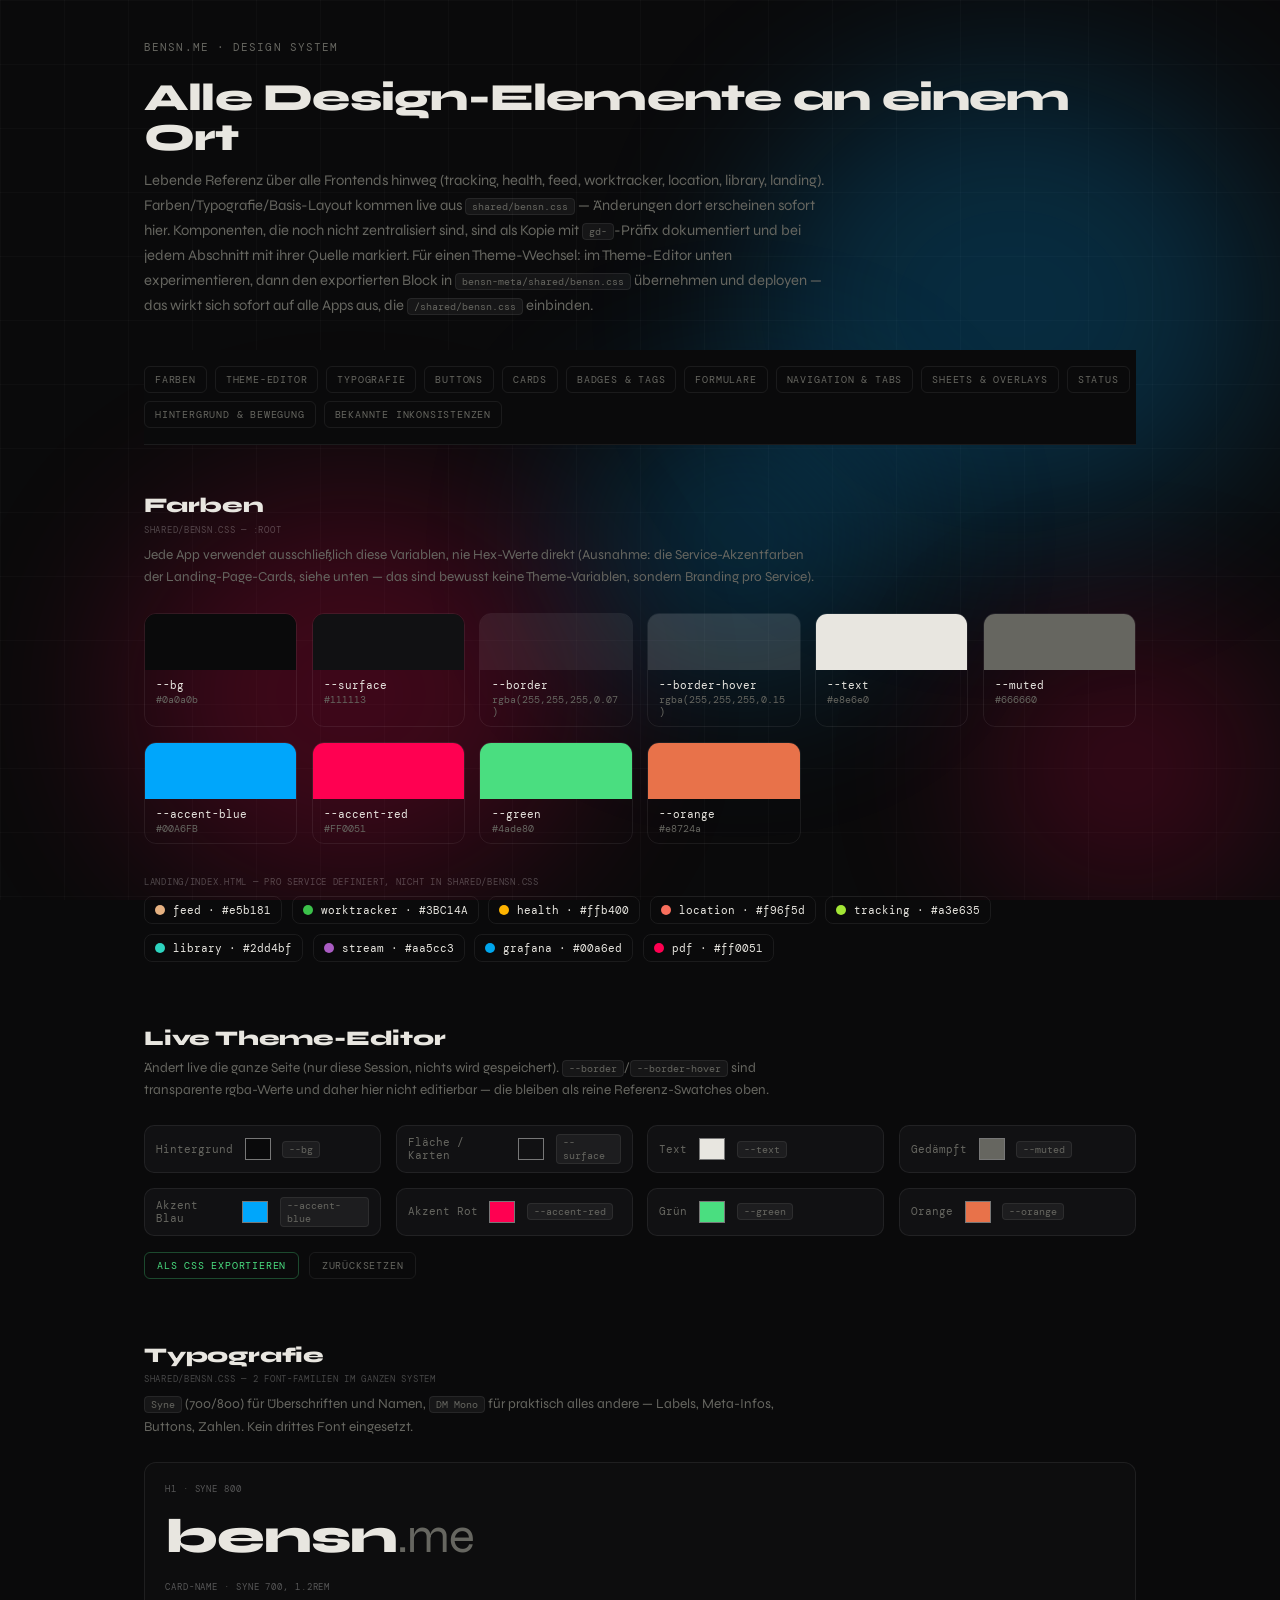
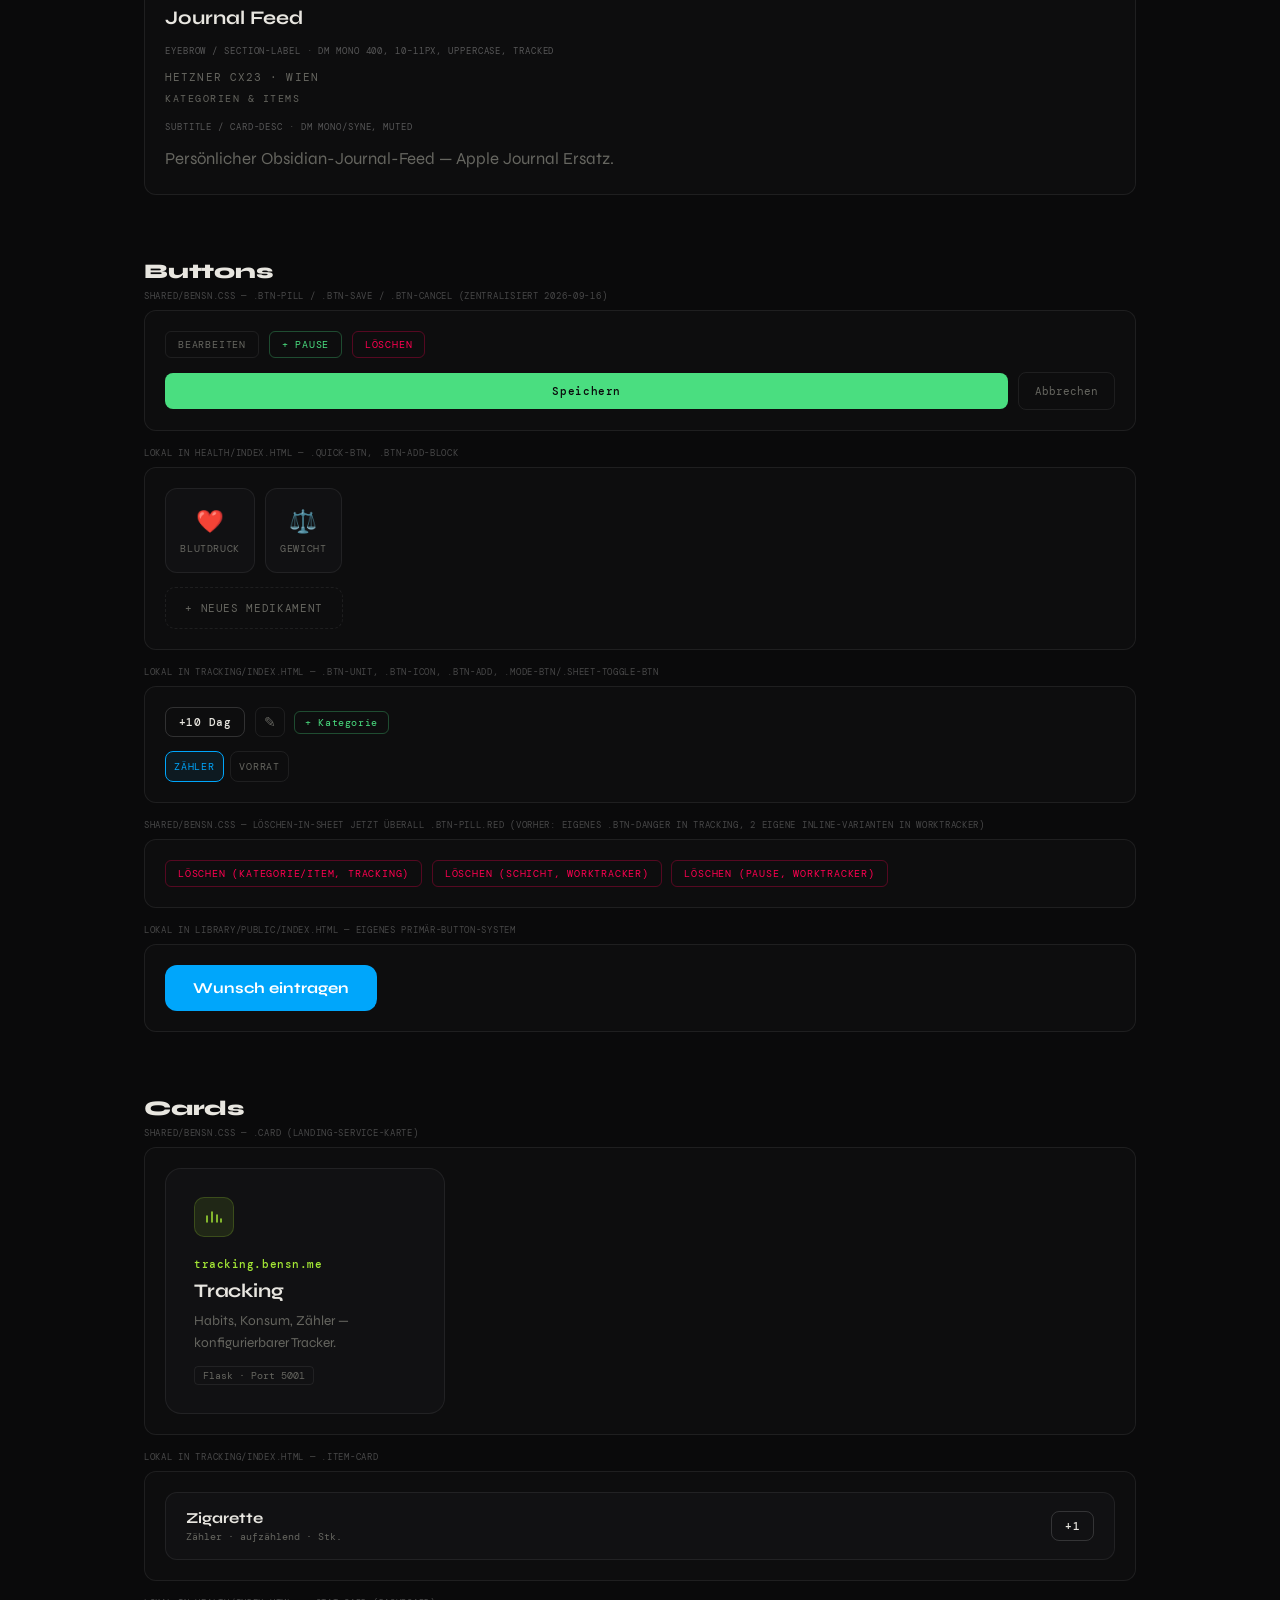
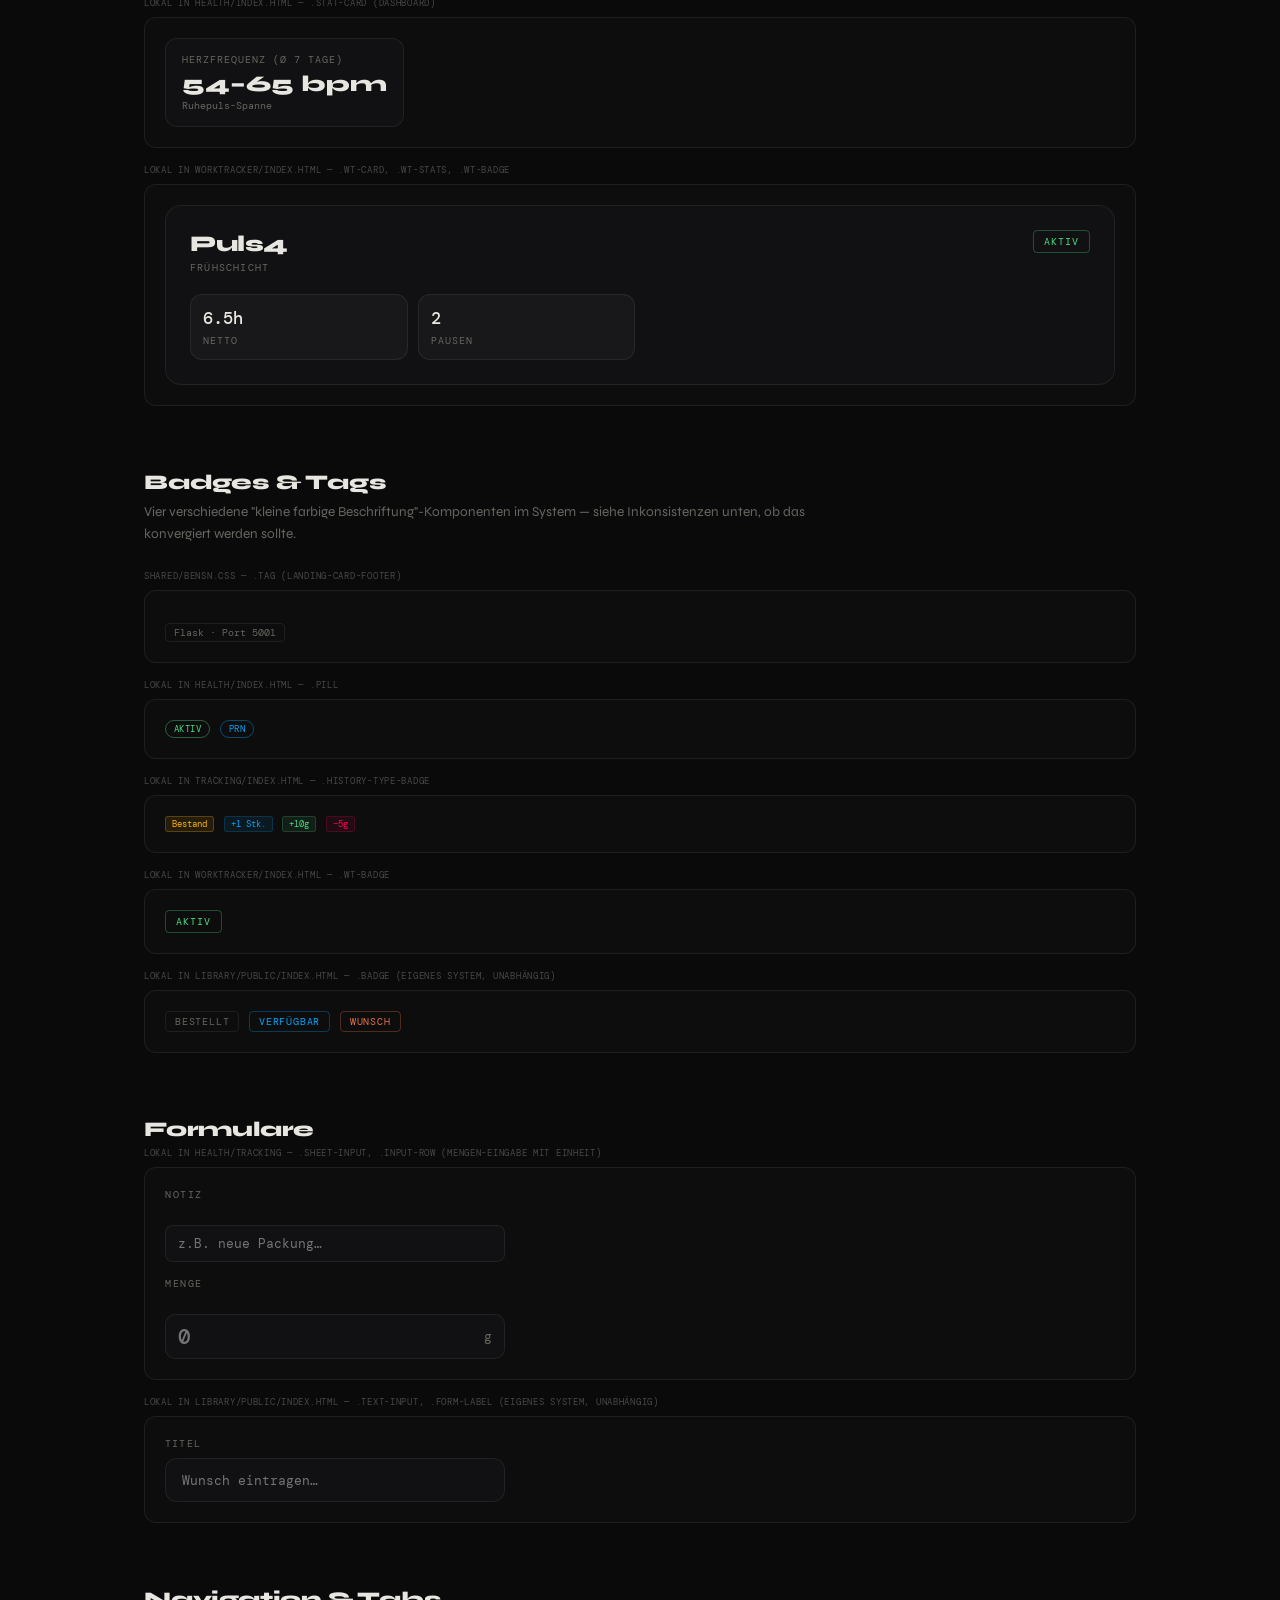
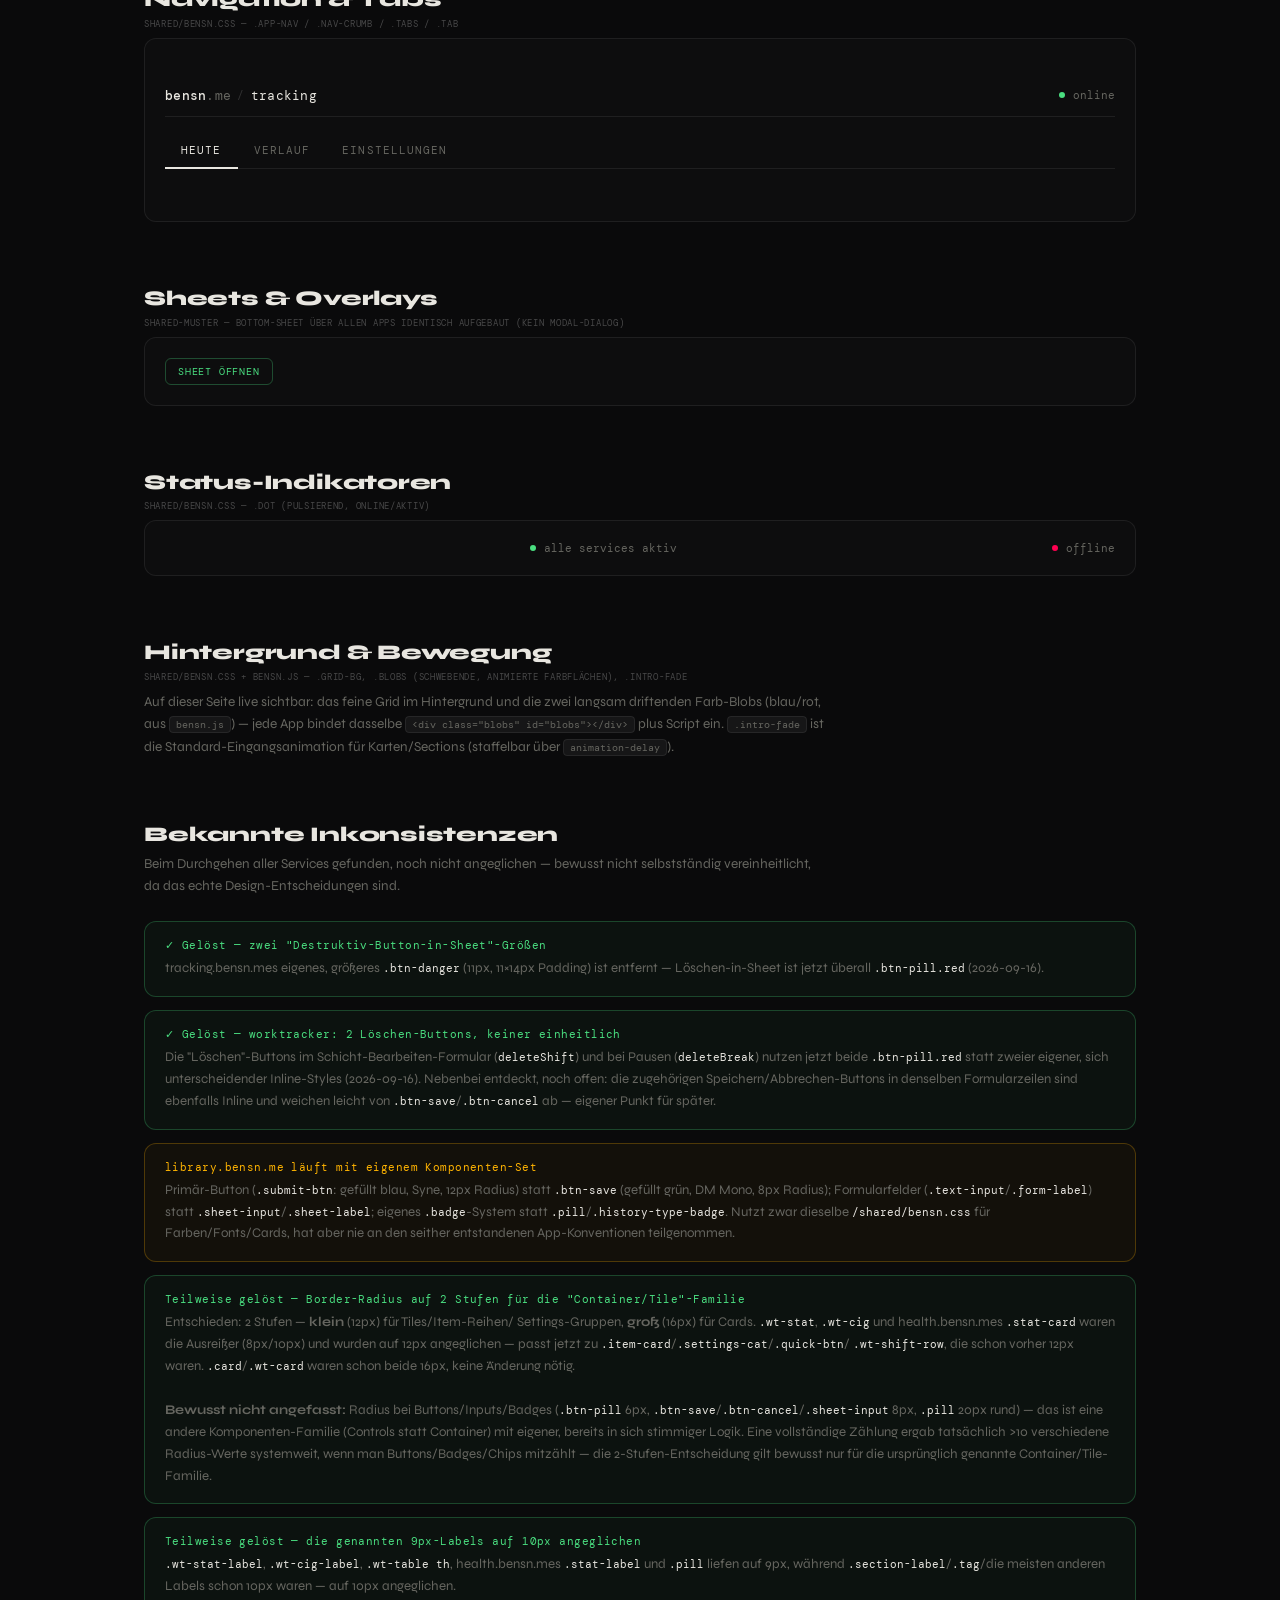
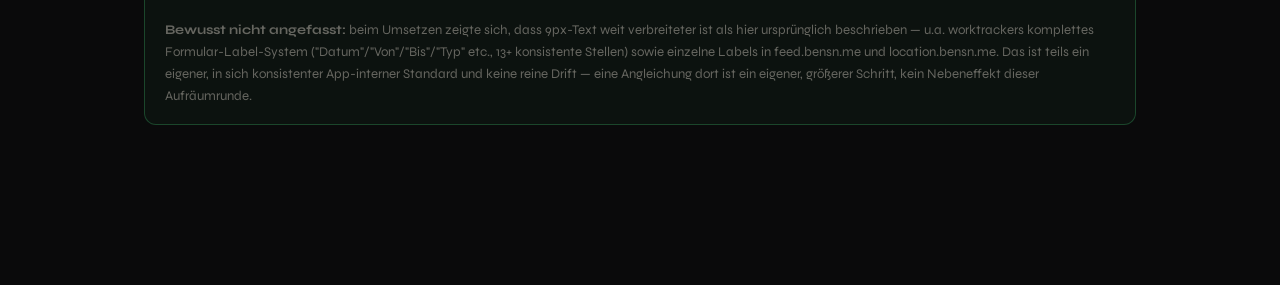
<file: design-system.html>
<!doctype html>
<html lang="de">
<head>
<meta charset="UTF-8">
<meta name="viewport" content="width=device-width, initial-scale=1.0">
<title>Design System · bensn.me</title>
<meta name="theme-color" content="#0a0a0b">
<link rel="preconnect" href="https://fonts.googleapis.com">
<link href="https://fonts.googleapis.com/css2?family=DM+Mono:wght@300;400;500&family=Syne:wght@400;500;700;800&display=swap" rel="stylesheet">
<link rel="stylesheet" href="shared/bensn.css">
<style>
/* ════════════════════════════════════════════════════════════════════════
   Guide-only chrome below — NOT part of the shared design system itself.
   Everything demonstrated INSIDE the sections uses real classes, most from
   shared/bensn.css (linked above, live), some copied from the one app that
   currently owns them (marked "lokal in X" — candidates to hoist later).
   ════════════════════════════════════════════════════════════════════════ */
body { overflow-x: hidden; }
.guide-wrap { position: relative; z-index: 1; max-width: 1040px; margin: 0 auto; padding: 2.5rem 1.5rem 6rem; }
.guide-title { font-size: clamp(1.8rem, 4vw, 2.4rem); font-weight: 800; letter-spacing: -0.02em; margin-bottom: .6rem; }
.guide-sub { color: var(--muted); max-width: 680px; line-height: 1.7; font-size: .92rem; margin-bottom: 2rem; }
.guide-nav { display: flex; flex-wrap: wrap; gap: .5rem; margin-bottom: 3rem; position: sticky; top: 0; background: var(--bg); padding: 1rem 0; z-index: 5; border-bottom: 1px solid var(--border); }
.guide-nav a { font-family: 'DM Mono', monospace; font-size: 10px; text-transform: uppercase; letter-spacing: .08em; color: var(--muted); text-decoration: none; padding: 6px 10px; border: 1px solid var(--border); border-radius: 6px; transition: all .15s; }
.guide-nav a:hover { color: var(--text); border-color: var(--border-hover); }
.guide-section { margin-bottom: 4rem; scroll-margin-top: 5.5rem; }
.guide-section-title { font-size: 1.3rem; font-weight: 800; margin-bottom: .35rem; letter-spacing: -0.01em; }
.guide-section-desc { color: var(--muted); font-size: .85rem; margin-bottom: 1.5rem; max-width: 680px; line-height: 1.65; }
.guide-source { font-family: 'DM Mono', monospace; font-size: 9px; text-transform: uppercase; letter-spacing: .08em; color: rgba(255,255,255,.25); margin-bottom: .5rem; }
code.chip { font-family: 'DM Mono', monospace; font-size: 10px; color: var(--muted); background: rgba(255,255,255,.05); border: 1px solid var(--border); border-radius: 4px; padding: 1px 6px; }

.swatch-grid { display: grid; grid-template-columns: repeat(auto-fill, minmax(140px,1fr)); gap: .9rem; }
.swatch { border: 1px solid var(--border); border-radius: 12px; overflow: hidden; }
.swatch-color { height: 56px; }
.swatch-info { padding: .55rem .7rem; }
.swatch-name { font-family: 'DM Mono', monospace; font-size: 10.5px; color: var(--text); }
.swatch-hex { font-family: 'DM Mono', monospace; font-size: 9.5px; color: var(--muted); margin-top: 2px; }

.demo-block { border: 1px solid var(--border); border-radius: 12px; padding: 1.25rem; margin-bottom: 1rem; background: rgba(255,255,255,.015); }
.demo-label { font-family: 'DM Mono', monospace; font-size: 9px; text-transform: uppercase; letter-spacing: .1em; color: rgba(255,255,255,.3); margin-bottom: .8rem; }
.demo-row { display: flex; flex-wrap: wrap; gap: .6rem; align-items: center; }
.demo-row + .demo-row { margin-top: .9rem; }

.theme-editor { display: grid; grid-template-columns: repeat(auto-fill, minmax(190px,1fr)); gap: .9rem; margin-bottom: 1rem; }
.theme-editor label { display: flex; align-items: center; gap: .6rem; font-family: 'DM Mono', monospace; font-size: 10.5px; color: var(--muted); background: var(--surface); border: 1px solid var(--border); border-radius: 10px; padding: .5rem .7rem; }
.theme-editor input[type=color] { width: 30px; height: 30px; border: none; border-radius: 6px; background: none; cursor: pointer; padding: 0; flex-shrink: 0; }
.theme-editor-actions { display: flex; gap: .6rem; flex-wrap: wrap; margin-top: .3rem; }
.export-box { display: none; background: var(--surface); border: 1px solid var(--border); border-radius: 10px; padding: 1rem; font-family: 'DM Mono', monospace; font-size: 11px; line-height: 1.7; white-space: pre-wrap; margin-top: 1rem; color: var(--text); }

.inconsistency-item { border: 1px solid rgba(255,180,0,.25); background: rgba(255,180,0,.04); border-radius: 12px; padding: 1rem 1.25rem; margin-bottom: .8rem; }
.inconsistency-item.resolved { border-color: rgba(74,222,128,.25); background: rgba(74,222,128,.04); }
.inconsistency-title { font-family: 'DM Mono', monospace; font-size: 11px; letter-spacing: .04em; color: #ffb400; margin-bottom: 6px; }
.inconsistency-item.resolved .inconsistency-title { color: var(--green); }
.inconsistency-desc { font-size: .83rem; color: var(--muted); line-height: 1.65; }
.inconsistency-desc code { font-family: 'DM Mono', monospace; font-size: .8em; color: var(--text); }

/* ── Local component styles being documented (not yet in shared/bensn.css) ── */
/* lokal in health: quick-btn, pill, btn-add-block, stat-card */
.gd-quick-btn { display: flex; flex-direction: column; align-items: center; gap: 6px; padding: 1.1rem 0.9rem; border-radius: 12px; border: 1px solid var(--border); background: var(--surface); color: var(--text); cursor: pointer; font-family: "DM Mono", monospace; }
.gd-quick-btn:hover { border-color: var(--border-hover); background: rgba(255,255,255,0.04); }
.gd-quick-btn .icon { font-size: 1.4rem; }
.gd-quick-btn .label { font-size: 10px; letter-spacing: 0.06em; text-transform: uppercase; color: var(--muted); }
.gd-pill { font-family: "DM Mono", monospace; font-size: 9px; letter-spacing: 0.05em; text-transform: uppercase; padding: 2px 8px; border-radius: 20px; border: 1px solid var(--border); color: var(--muted); }
.gd-pill.active { border-color: rgba(74,222,128,0.4); color: var(--green); }
.gd-pill.prn { border-color: rgba(0,166,251,0.4); color: var(--accent-blue); }
.gd-btn-add-block { font-family: "DM Mono", monospace; font-size: 11px; letter-spacing: 0.06em; text-transform: uppercase; padding: 0.8rem 1.2rem; border-radius: 10px; border: 1px dashed var(--border); background: none; color: var(--muted); cursor: pointer; }
.gd-btn-add-block:hover { border-color: var(--border-hover); color: var(--text); }
.gd-stat-card { background: var(--surface); border: 1px solid var(--border); border-radius: 12px; padding: 0.9rem 1rem; min-width: 140px; }
.gd-stat-label { font-family: "DM Mono", monospace; font-size: 10px; letter-spacing: 0.1em; text-transform: uppercase; color: var(--muted); margin-bottom: 4px; }
.gd-stat-value { font-family: "Syne", sans-serif; font-weight: 800; font-size: 1.4rem; }
.gd-stat-sub { font-family: "DM Mono", monospace; font-size: 10px; color: var(--muted); margin-top: 2px; }

/* lokal in tracking: btn-unit, btn-icon, btn-add, mode-btn/sheet-toggle-btn, item-card, settings-cat, history-type-badge */
.gd-btn-unit { font-family: "DM Mono", monospace; font-size: 11px; font-weight: 500; letter-spacing: 0.04em; background: none; border: 1px solid var(--border-hover); color: var(--text); border-radius: 8px; padding: 7px 13px; cursor: pointer; }
.gd-btn-unit:hover { background: rgba(255,255,255,0.06); border-color: rgba(255,255,255,0.3); }
.gd-btn-icon { width: 30px; height: 30px; background: none; border: 1px solid var(--border); border-radius: 7px; color: var(--muted); cursor: pointer; font-size: 14px; display: inline-flex; align-items: center; justify-content: center; }
.gd-btn-icon:hover { border-color: var(--border-hover); color: var(--text); }
.gd-btn-add { font-family: "DM Mono", monospace; font-size: 10px; letter-spacing: 0.06em; padding: 4px 10px; border-radius: 6px; border: 1px solid rgba(74,222,128,0.3); color: var(--green); background: none; cursor: pointer; }
.gd-btn-add:hover { background: rgba(74,222,128,.08); }
.gd-toggle-row { display: flex; gap: .4rem; max-width: 260px; }
.gd-toggle-btn { flex: 1; font-family: "DM Mono", monospace; font-size: 10px; letter-spacing: 0.08em; text-transform: uppercase; padding: 8px; border-radius: 8px; border: 1px solid var(--border); background: none; color: var(--muted); cursor: pointer; text-align: center; }
.gd-toggle-btn.active { border-color: var(--accent-blue); color: var(--accent-blue); background: rgba(0,166,251,.08); }
.gd-item-card { background: var(--surface); border: 1px solid var(--border); border-radius: 12px; padding: 1rem 1.25rem; display: flex; justify-content: space-between; align-items: center; gap: 1rem; }
.gd-item-name { font-family: "Syne", sans-serif; font-size: 0.95rem; font-weight: 700; }
.gd-item-meta { font-family: "DM Mono", monospace; font-size: 10px; color: var(--muted); margin-top: 3px; }
.gd-badge { font-family: "DM Mono", monospace; font-size: 9px; padding: 1px 6px; border-radius: 3px; }
.gd-badge.bestand { background: rgba(255,180,0,0.1); border: 1px solid rgba(255,180,0,0.25); color: #ffb400; }
.gd-badge.zaehler { background: rgba(0,166,251,0.08); border: 1px solid rgba(0,166,251,0.2); color: var(--accent-blue); }
.gd-badge.auffuellung { background: rgba(74,222,128,0.08); border: 1px solid rgba(74,222,128,0.2); color: var(--green); }
.gd-badge.entnahme { background: rgba(255,0,81,0.08); border: 1px solid rgba(255,0,81,0.2); color: var(--accent-red); }

/* lokal in health/tracking: sheet-input, input-row, note-input */
.gd-sheet-input { width: 100%; background: var(--surface); border: 1px solid var(--border); border-radius: 8px; padding: 9px 12px; color: var(--text); font-family: 'DM Mono', monospace; font-size: 13px; outline: none; }
.gd-input-row { display: flex; align-items: center; gap: 0.5rem; background: var(--surface); border: 1px solid var(--border); border-radius: 10px; padding: 0.5rem 0.75rem; }
.gd-input-row input { flex: 1; background: none; border: none; color: var(--text); font-family: 'DM Mono', monospace; font-size: 1.3rem; font-weight: 500; outline: none; min-width: 0; }
.gd-input-unit { font-family: 'DM Mono', monospace; font-size: 13px; color: var(--muted); }

/* lokal in library.bensn.me: submit-btn, text-input, form-label, badge (independent primitives) */
.gd-lib-text-input { width: 100%; background: var(--surface); border: 1px solid var(--border); border-radius: 12px; padding: .8rem 1rem; color: var(--text); font-family: 'DM Mono', monospace; font-size: 13px; outline: none; }
.gd-lib-form-label { font-family: 'DM Mono', monospace; font-size: 10px; letter-spacing: .12em; text-transform: uppercase; color: var(--muted); display: block; margin-bottom: .5rem; }
.gd-lib-submit-btn { padding: .875rem 1.75rem; border-radius: 12px; border: none; background: var(--accent-blue); color: #fff; font-family: 'Syne', sans-serif; font-size: .95rem; font-weight: 700; cursor: pointer; }
.gd-lib-badge { font-family: 'DM Mono', monospace; font-size: 10px; letter-spacing: .08em; text-transform: uppercase; padding: 3px 9px; border-radius: 4px; border: 1px solid var(--border); color: var(--muted); }
.gd-lib-badge.blue { border-color: rgba(0,166,251,.3); color: var(--accent-blue); }
.gd-lib-badge.orange { border-color: rgba(232,114,74,.3); color: var(--orange); }

/* lokal in worktracker: wt-card, wt-badge, wt-stat, wt-cig, wt-shift-row, and the 2 un-unified Löschen buttons */
.gd-wt-card { background: var(--surface); border: 1px solid var(--border); border-radius: 16px; padding: 1.5rem; }
.gd-wt-badge { font-family: 'DM Mono', monospace; font-size: 10px; letter-spacing: 0.1em; text-transform: uppercase; padding: 4px 10px; border: 1px solid rgba(74,222,128,0.3); color: var(--green); border-radius: 4px; }
.gd-wt-stats { display: grid; grid-template-columns: repeat(4, minmax(0,1fr)); gap: 10px; }
.gd-wt-stat { background: rgba(255,255,255,0.03); border: 1px solid var(--border); border-radius: 12px; padding: 12px; }
.gd-wt-stat-val { font-family: 'DM Mono', monospace; font-size: 1.05rem; font-weight: 500; }
.gd-wt-stat-label { font-family: 'DM Mono', monospace; font-size: 10px; letter-spacing: 0.1em; text-transform: uppercase; color: var(--muted); margin-top: 5px; }

.overlay-demo-trigger { display: inline-block; }
.gd-overlay { position: fixed; inset: 0; background: rgba(0,0,0,.75); z-index: 200; display: none; align-items: flex-end; justify-content: center; }
.gd-overlay.visible { display: flex; }
.gd-overlay-sheet { background: #161616; border: 1px solid rgba(255,255,255,.12); border-radius: 16px 16px 0 0; padding: 1.5rem 1.25rem 2.5rem; width: 100%; max-width: 480px; }

.gd-service-swatches { display: flex; flex-wrap: wrap; gap: .6rem; }
.gd-service-swatch { display: flex; align-items: center; gap: .5rem; font-family: 'DM Mono', monospace; font-size: 11px; border: 1px solid var(--border); border-radius: 8px; padding: 6px 10px; }
.gd-service-dot { width: 10px; height: 10px; border-radius: 50%; flex-shrink: 0; }

@media (max-width: 560px) {
  .gd-wt-stats { grid-template-columns: repeat(2, minmax(0,1fr)); }
  .gd-item-card { flex-direction: column; align-items: flex-start; }
}
</style>
</head>
<body>

<div class="grid-bg"></div>
<div class="blobs" id="blobs"></div>

<div class="guide-wrap">

  <div class="eyebrow">bensn.me · Design System</div>
  <h1 class="guide-title">Alle Design-Elemente an einem Ort</h1>
  <p class="guide-sub">
    Lebende Referenz über alle Frontends hinweg (tracking, health, feed, worktracker,
    location, library, landing). Farben/Typografie/Basis-Layout kommen live aus
    <code class="chip">shared/bensn.css</code> — Änderungen dort erscheinen sofort hier.
    Komponenten, die noch nicht zentralisiert sind, sind als Kopie mit <code class="chip">gd-</code>-Präfix
    dokumentiert und bei jedem Abschnitt mit ihrer Quelle markiert.
    Für einen Theme-Wechsel: im Theme-Editor unten experimentieren, dann den exportierten
    Block in <code class="chip">bensn-meta/shared/bensn.css</code> übernehmen und deployen —
    das wirkt sich sofort auf alle Apps aus, die <code class="chip">/shared/bensn.css</code> einbinden.
  </p>

  <nav class="guide-nav">
    <a href="#farben">Farben</a>
    <a href="#theme-editor">Theme-Editor</a>
    <a href="#typografie">Typografie</a>
    <a href="#buttons">Buttons</a>
    <a href="#cards">Cards</a>
    <a href="#badges">Badges &amp; Tags</a>
    <a href="#formulare">Formulare</a>
    <a href="#navigation">Navigation &amp; Tabs</a>
    <a href="#sheets">Sheets &amp; Overlays</a>
    <a href="#status">Status</a>
    <a href="#hintergrund">Hintergrund &amp; Bewegung</a>
    <a href="#inkonsistenzen">Bekannte Inkonsistenzen</a>
  </nav>

  <!-- ═══ FARBEN ═══ -->
  <section class="guide-section" id="farben">
    <h2 class="guide-section-title">Farben</h2>
    <div class="guide-source">shared/bensn.css — :root</div>
    <p class="guide-section-desc">Jede App verwendet ausschließlich diese Variablen, nie Hex-Werte direkt
      (Ausnahme: die Service-Akzentfarben der Landing-Page-Cards, siehe unten — das sind bewusst
      keine Theme-Variablen, sondern Branding pro Service).</p>
    <div class="swatch-grid" id="colorSwatches"></div>

    <div class="guide-source" style="margin-top:2rem">landing/index.html — pro Service definiert, nicht in shared/bensn.css</div>
    <div class="gd-service-swatches">
      <div class="gd-service-swatch"><div class="gd-service-dot" style="background:#e5b181"></div>feed · #e5b181</div>
      <div class="gd-service-swatch"><div class="gd-service-dot" style="background:#3BC14A"></div>worktracker · #3BC14A</div>
      <div class="gd-service-swatch"><div class="gd-service-dot" style="background:#ffb400"></div>health · #ffb400</div>
      <div class="gd-service-swatch"><div class="gd-service-dot" style="background:#f96f5d"></div>location · #f96f5d</div>
      <div class="gd-service-swatch"><div class="gd-service-dot" style="background:#a3e635"></div>tracking · #a3e635</div>
      <div class="gd-service-swatch"><div class="gd-service-dot" style="background:#2dd4bf"></div>library · #2dd4bf</div>
      <div class="gd-service-swatch"><div class="gd-service-dot" style="background:#aa5cc3"></div>stream · #aa5cc3</div>
      <div class="gd-service-swatch"><div class="gd-service-dot" style="background:#00a6ed"></div>grafana · #00a6ed</div>
      <div class="gd-service-swatch"><div class="gd-service-dot" style="background:#ff0051"></div>pdf · #ff0051</div>
    </div>
  </section>

  <!-- ═══ THEME EDITOR ═══ -->
  <section class="guide-section" id="theme-editor">
    <h2 class="guide-section-title">Live Theme-Editor</h2>
    <p class="guide-section-desc">Ändert live die ganze Seite (nur diese Session, nichts wird gespeichert).
      <code class="chip">--border</code>/<code class="chip">--border-hover</code> sind transparente
      rgba-Werte und daher hier nicht editierbar — die bleiben als reine Referenz-Swatches oben.</p>
    <div class="theme-editor" id="themeEditor"></div>
    <div class="theme-editor-actions">
      <button class="btn-pill green" onclick="exportTheme()">Als CSS exportieren</button>
      <button class="btn-pill" onclick="resetTheme()">Zurücksetzen</button>
    </div>
    <pre class="export-box" id="exportBox"></pre>
  </section>

  <!-- ═══ TYPOGRAFIE ═══ -->
  <section class="guide-section" id="typografie">
    <h2 class="guide-section-title">Typografie</h2>
    <div class="guide-source">shared/bensn.css — 2 Font-Familien im ganzen System</div>
    <p class="guide-section-desc">
      <code class="chip">Syne</code> (700/800) für Überschriften und Namen, <code class="chip">DM Mono</code>
      für praktisch alles andere — Labels, Meta-Infos, Buttons, Zahlen. Kein drittes Font eingesetzt.</p>
    <div class="demo-block">
      <div class="demo-label">h1 · Syne 800</div>
      <div style="font-family:'Syne',sans-serif;font-weight:800;font-size:clamp(2rem,5vw,3rem);letter-spacing:-0.02em;margin-bottom:1rem">bensn<span style="color:var(--muted);font-weight:400">.me</span></div>
      <div class="demo-label">card-name · Syne 700, 1.2rem</div>
      <div style="font-family:'Syne',sans-serif;font-weight:700;font-size:1.2rem;margin-bottom:1rem">Journal Feed</div>
      <div class="demo-label">eyebrow / section-label · DM Mono 400, 10–11px, uppercase, tracked</div>
      <div class="eyebrow" style="margin-bottom:0">Hetzner CX23 · Wien</div>
      <div class="section-label" style="margin:.5rem 0 1rem">Kategorien &amp; Items</div>
      <div class="demo-label">subtitle / card-desc · DM Mono/Syne, muted</div>
      <div class="subtitle" style="margin-bottom:0">Persönlicher Obsidian-Journal-Feed — Apple Journal Ersatz.</div>
    </div>
  </section>

  <!-- ═══ BUTTONS ═══ -->
  <section class="guide-section" id="buttons">
    <h2 class="guide-section-title">Buttons</h2>

    <div class="guide-source">shared/bensn.css — .btn-pill / .btn-save / .btn-cancel (zentralisiert 2026-09-16)</div>
    <div class="demo-block">
      <div class="demo-row">
        <button class="btn-pill">Bearbeiten</button>
        <button class="btn-pill green">+ Pause</button>
        <button class="btn-pill red">Löschen</button>
      </div>
      <div class="demo-row">
        <button class="btn-save">Speichern</button>
        <button class="btn-cancel">Abbrechen</button>
      </div>
    </div>

    <div class="guide-source">lokal in health/index.html — .quick-btn, .btn-add-block</div>
    <div class="demo-block">
      <div class="demo-row">
        <button class="gd-quick-btn"><span class="icon">❤️</span><span class="label">Blutdruck</span></button>
        <button class="gd-quick-btn"><span class="icon">⚖️</span><span class="label">Gewicht</span></button>
      </div>
      <div class="demo-row">
        <button class="gd-btn-add-block">+ Neues Medikament</button>
      </div>
    </div>

    <div class="guide-source">lokal in tracking/index.html — .btn-unit, .btn-icon, .btn-add, .mode-btn/.sheet-toggle-btn</div>
    <div class="demo-block">
      <div class="demo-row">
        <button class="gd-btn-unit">+10 Dag</button>
        <button class="gd-btn-icon">✎</button>
        <button class="gd-btn-add">+ Kategorie</button>
      </div>
      <div class="demo-row">
        <div class="gd-toggle-row">
          <button class="gd-toggle-btn active">Zähler</button>
          <button class="gd-toggle-btn">Vorrat</button>
        </div>
      </div>
    </div>

    <div class="guide-source">shared/bensn.css — Löschen-in-Sheet jetzt überall .btn-pill.red (vorher: eigenes .btn-danger in tracking, 2 eigene Inline-Varianten in worktracker)</div>
    <div class="demo-block">
      <div class="demo-row">
        <button class="btn-pill red">Löschen (Kategorie/Item, tracking)</button>
        <button class="btn-pill red">Löschen (Schicht, worktracker)</button>
        <button class="btn-pill red">Löschen (Pause, worktracker)</button>
      </div>
    </div>

    <div class="guide-source">lokal in library/public/index.html — eigenes Primär-Button-System</div>
    <div class="demo-block">
      <div class="demo-row">
        <button class="gd-lib-submit-btn">Wunsch eintragen</button>
      </div>
    </div>
  </section>

  <!-- ═══ CARDS ═══ -->
  <section class="guide-section" id="cards">
    <h2 class="guide-section-title">Cards</h2>

    <div class="guide-source">shared/bensn.css — .card (Landing-Service-Karte)</div>
    <div class="demo-block">
      <a class="card" href="#" style="max-width:280px;text-decoration:none;display:block" onclick="return false">
        <div class="card-icon" style="background:rgba(163,230,53,.1);border:1px solid rgba(163,230,53,.2)">
          <svg width="20" height="20" viewBox="0 0 20 20" fill="none"><path d="M3 15V9M8 15V5M13 15v-7M17 15v-3" stroke="#a3e635" stroke-width="1.5" stroke-linecap="round"/></svg>
        </div>
        <div class="card-domain" style="color:#a3e635">tracking.bensn.me</div>
        <div class="card-name">Tracking</div>
        <div class="card-desc">Habits, Konsum, Zähler — konfigurierbarer Tracker.</div>
        <div class="tag">Flask · Port 5001</div>
      </a>
    </div>

    <div class="guide-source">lokal in tracking/index.html — .item-card</div>
    <div class="demo-block">
      <div class="gd-item-card">
        <div>
          <div class="gd-item-name">Zigarette</div>
          <div class="gd-item-meta">Zähler · aufzählend · Stk.</div>
        </div>
        <button class="gd-btn-unit">+1</button>
      </div>
    </div>

    <div class="guide-source">lokal in health/index.html — .stat-card (Dashboard)</div>
    <div class="demo-block">
      <div class="demo-row">
        <div class="gd-stat-card">
          <div class="gd-stat-label">Herzfrequenz (Ø 7 Tage)</div>
          <div class="gd-stat-value">54–65 bpm</div>
          <div class="gd-stat-sub">Ruhepuls-Spanne</div>
        </div>
      </div>
    </div>

    <div class="guide-source">lokal in worktracker/index.html — .wt-card, .wt-stats, .wt-badge</div>
    <div class="demo-block">
      <div class="gd-wt-card">
        <div style="display:flex;justify-content:space-between;align-items:flex-start;margin-bottom:1.25rem">
          <div>
            <div style="font-family:'Syne',sans-serif;font-size:1.4rem;font-weight:800;letter-spacing:-0.02em">Puls4</div>
            <div style="font-family:'DM Mono',monospace;font-size:10px;letter-spacing:.12em;text-transform:uppercase;color:var(--muted);margin-top:4px">Frühschicht</div>
          </div>
          <span class="gd-wt-badge">Aktiv</span>
        </div>
        <div class="gd-wt-stats">
          <div class="gd-wt-stat"><div class="gd-wt-stat-val">6.5h</div><div class="gd-wt-stat-label">Netto</div></div>
          <div class="gd-wt-stat"><div class="gd-wt-stat-val">2</div><div class="gd-wt-stat-label">Pausen</div></div>
        </div>
      </div>
    </div>
  </section>

  <!-- ═══ BADGES & TAGS ═══ -->
  <section class="guide-section" id="badges">
    <h2 class="guide-section-title">Badges &amp; Tags</h2>
    <p class="guide-section-desc">Vier verschiedene "kleine farbige Beschriftung"-Komponenten im System —
      siehe Inkonsistenzen unten, ob das konvergiert werden sollte.</p>

    <div class="guide-source">shared/bensn.css — .tag (Landing-Card-Footer)</div>
    <div class="demo-block"><div class="demo-row"><span class="tag">Flask · Port 5001</span></div></div>

    <div class="guide-source">lokal in health/index.html — .pill</div>
    <div class="demo-block">
      <div class="demo-row">
        <span class="gd-pill active">Aktiv</span>
        <span class="gd-pill prn">PRN</span>
      </div>
    </div>

    <div class="guide-source">lokal in tracking/index.html — .history-type-badge</div>
    <div class="demo-block">
      <div class="demo-row">
        <span class="gd-badge bestand">Bestand</span>
        <span class="gd-badge zaehler">+1 Stk.</span>
        <span class="gd-badge auffuellung">+10g</span>
        <span class="gd-badge entnahme">−5g</span>
      </div>
    </div>

    <div class="guide-source">lokal in worktracker/index.html — .wt-badge</div>
    <div class="demo-block"><div class="demo-row"><span class="gd-wt-badge">Aktiv</span></div></div>

    <div class="guide-source">lokal in library/public/index.html — .badge (eigenes System, unabhängig)</div>
    <div class="demo-block">
      <div class="demo-row">
        <span class="gd-lib-badge">Bestellt</span>
        <span class="gd-lib-badge blue">Verfügbar</span>
        <span class="gd-lib-badge orange">Wunsch</span>
      </div>
    </div>
  </section>

  <!-- ═══ FORMULARE ═══ -->
  <section class="guide-section" id="formulare">
    <h2 class="guide-section-title">Formulare</h2>

    <div class="guide-source">lokal in health/tracking — .sheet-input, .input-row (Mengen-Eingabe mit Einheit)</div>
    <div class="demo-block">
      <div style="max-width:340px">
        <div class="section-label" style="margin-top:0">Notiz</div>
        <input class="gd-sheet-input" type="text" placeholder="z.B. neue Packung…" style="margin-bottom:.9rem">
        <div class="section-label">Menge</div>
        <div class="gd-input-row"><input type="number" placeholder="0"><span class="gd-input-unit">g</span></div>
      </div>
    </div>

    <div class="guide-source">lokal in library/public/index.html — .text-input, .form-label (eigenes System, unabhängig)</div>
    <div class="demo-block">
      <div style="max-width:340px">
        <label class="gd-lib-form-label">Titel</label>
        <input class="gd-lib-text-input" type="text" placeholder="Wunsch eintragen…">
      </div>
    </div>
  </section>

  <!-- ═══ NAVIGATION ═══ -->
  <section class="guide-section" id="navigation">
    <h2 class="guide-section-title">Navigation &amp; Tabs</h2>
    <div class="guide-source">shared/bensn.css — .app-nav / .nav-crumb / .tabs / .tab</div>
    <div class="demo-block">
      <nav class="app-nav" style="margin-bottom:1rem">
        <a href="#" class="nav-crumb" onclick="return false"><span>bensn</span>.me</a>
        <span class="nav-sep">/</span>
        <span class="nav-current">tracking</span>
        <div class="nav-right"><div class="dot"></div><span>online</span></div>
      </nav>
      <div class="tabs">
        <button class="tab active">Heute</button>
        <button class="tab">Verlauf</button>
        <button class="tab">Einstellungen</button>
      </div>
    </div>
  </section>

  <!-- ═══ SHEETS & OVERLAYS ═══ -->
  <section class="guide-section" id="sheets">
    <h2 class="guide-section-title">Sheets &amp; Overlays</h2>
    <div class="guide-source">shared-Muster — Bottom-Sheet über allen Apps identisch aufgebaut (kein Modal-Dialog)</div>
    <div class="demo-block">
      <div class="demo-row">
        <button class="btn-pill green" onclick="document.getElementById('gdOverlay').classList.add('visible')">Sheet öffnen</button>
      </div>
    </div>
  </section>

  <!-- ═══ STATUS ═══ -->
  <section class="guide-section" id="status">
    <h2 class="guide-section-title">Status-Indikatoren</h2>
    <div class="guide-source">shared/bensn.css — .dot (pulsierend, online/aktiv)</div>
    <div class="demo-block">
      <div class="demo-row">
        <div class="nav-right" style="font-size:11px"><div class="dot"></div><span>alle services aktiv</span></div>
        <div class="nav-right" style="font-size:11px"><div class="dot" style="background:var(--accent-red);animation:none"></div><span>offline</span></div>
      </div>
    </div>
  </section>

  <!-- ═══ HINTERGRUND & BEWEGUNG ═══ -->
  <section class="guide-section" id="hintergrund">
    <h2 class="guide-section-title">Hintergrund &amp; Bewegung</h2>
    <div class="guide-source">shared/bensn.css + bensn.js — .grid-bg, .blobs (schwebende, animierte Farbflächen), .intro-fade</div>
    <p class="guide-section-desc">Auf dieser Seite live sichtbar: das feine Grid im Hintergrund und die
      zwei langsam driftenden Farb-Blobs (blau/rot, aus <code class="chip">bensn.js</code>) — jede App
      bindet dasselbe <code class="chip">&lt;div class="blobs" id="blobs"&gt;&lt;/div&gt;</code> plus
      Script ein. <code class="chip">.intro-fade</code> ist die Standard-Eingangsanimation für
      Karten/Sections (staffelbar über <code class="chip">animation-delay</code>).</p>
  </section>

  <!-- ═══ INKONSISTENZEN ═══ -->
  <section class="guide-section" id="inkonsistenzen">
    <h2 class="guide-section-title">Bekannte Inkonsistenzen</h2>
    <p class="guide-section-desc">Beim Durchgehen aller Services gefunden, noch nicht angeglichen —
      bewusst nicht selbstständig vereinheitlicht, da das echte Design-Entscheidungen sind.</p>

    <div class="inconsistency-item resolved">
      <div class="inconsistency-title">✓ Gelöst — zwei "Destruktiv-Button-in-Sheet"-Größen</div>
      <div class="inconsistency-desc">tracking.bensn.mes eigenes, größeres <code>.btn-danger</code> (11px,
        11×14px Padding) ist entfernt — Löschen-in-Sheet ist jetzt überall <code>.btn-pill.red</code>
        (2026-09-16).</div>
    </div>

    <div class="inconsistency-item resolved">
      <div class="inconsistency-title">✓ Gelöst — worktracker: 2 Löschen-Buttons, keiner einheitlich</div>
      <div class="inconsistency-desc">Die "Löschen"-Buttons im Schicht-Bearbeiten-Formular
        (<code>deleteShift</code>) und bei Pausen (<code>deleteBreak</code>) nutzen jetzt beide
        <code>.btn-pill.red</code> statt zweier eigener, sich unterscheidender Inline-Styles (2026-09-16).
        Nebenbei entdeckt, noch offen: die zugehörigen Speichern/Abbrechen-Buttons in denselben
        Formularzeilen sind ebenfalls Inline und weichen leicht von <code>.btn-save</code>/<code>.btn-cancel</code>
        ab — eigener Punkt für später.</div>
    </div>

    <div class="inconsistency-item">
      <div class="inconsistency-title">library.bensn.me läuft mit eigenem Komponenten-Set</div>
      <div class="inconsistency-desc">Primär-Button (<code>.submit-btn</code>: gefüllt blau, Syne, 12px
        Radius) statt <code>.btn-save</code> (gefüllt grün, DM Mono, 8px Radius); Formularfelder
        (<code>.text-input</code>/<code>.form-label</code>) statt <code>.sheet-input</code>/<code>.sheet-label</code>;
        eigenes <code>.badge</code>-System statt <code>.pill</code>/<code>.history-type-badge</code>. Nutzt
        zwar dieselbe <code>/shared/bensn.css</code> für Farben/Fonts/Cards, hat aber nie an den seither
        entstandenen App-Konventionen teilgenommen.</div>
    </div>

    <div class="inconsistency-item resolved">
      <div class="inconsistency-title">Teilweise gelöst — Border-Radius auf 2 Stufen für die "Container/Tile"-Familie</div>
      <div class="inconsistency-desc">Entschieden: 2 Stufen — <strong>klein</strong> (12px) für Tiles/Item-Reihen/
        Settings-Gruppen, <strong>groß</strong> (16px) für Cards. <code>.wt-stat</code>, <code>.wt-cig</code>
        und health.bensn.mes <code>.stat-card</code> waren die Ausreißer (8px/10px) und wurden auf 12px
        angeglichen — passt jetzt zu <code>.item-card</code>/<code>.settings-cat</code>/<code>.quick-btn</code>/
        <code>.wt-shift-row</code>, die schon vorher 12px waren. <code>.card</code>/<code>.wt-card</code>
        waren schon beide 16px, keine Änderung nötig.<br><br>
        <strong>Bewusst nicht angefasst:</strong> Radius bei Buttons/Inputs/Badges (<code>.btn-pill</code> 6px,
        <code>.btn-save</code>/<code>.btn-cancel</code>/<code>.sheet-input</code> 8px, <code>.pill</code> 20px
        rund) — das ist eine andere Komponenten-Familie (Controls statt Container) mit eigener,
        bereits in sich stimmiger Logik. Eine vollständige Zählung ergab tatsächlich >10 verschiedene
        Radius-Werte systemweit, wenn man Buttons/Badges/Chips mitzählt — die 2-Stufen-Entscheidung
        gilt bewusst nur für die ursprünglich genannte Container/Tile-Familie.</div>
    </div>

    <div class="inconsistency-item resolved">
      <div class="inconsistency-title">Teilweise gelöst — die genannten 9px-Labels auf 10px angeglichen</div>
      <div class="inconsistency-desc"><code>.wt-stat-label</code>, <code>.wt-cig-label</code>,
        <code>.wt-table th</code>, health.bensn.mes <code>.stat-label</code> und <code>.pill</code> liefen
        auf 9px, während <code>.section-label</code>/<code>.tag</code>/die meisten anderen Labels schon
        10px waren — auf 10px angeglichen.<br><br>
        <strong>Bewusst nicht angefasst:</strong> beim Umsetzen zeigte sich, dass 9px-Text weit verbreiteter
        ist als hier ursprünglich beschrieben — u.a. worktrackers komplettes Formular-Label-System
        ("Datum"/"Von"/"Bis"/"Typ" etc., 13+ konsistente Stellen) sowie einzelne Labels in
        feed.bensn.me und location.bensn.me. Das ist teils ein eigener, in sich konsistenter
        App-interner Standard und keine reine Drift — eine Angleichung dort ist ein eigener,
        größerer Schritt, kein Nebeneffekt dieser Aufräumrunde.</div>
    </div>
  </section>

</div>

<!-- Overlay demo -->
<div class="gd-overlay" id="gdOverlay" onclick="if(event.target===this) this.classList.remove('visible')">
  <div class="gd-overlay-sheet">
    <div class="sheet-label">Eintrag</div>
    <div class="sheet-title" style="font-family:'Syne',sans-serif;font-size:1.3rem;font-weight:800;margin-bottom:1.25rem;letter-spacing:-0.02em">Beispiel-Sheet</div>
    <div class="gd-input-row" style="margin-bottom:1rem"><input type="number" placeholder="0"><span class="gd-input-unit">g</span></div>
    <div class="demo-row">
      <button class="btn-save" style="flex:1" onclick="document.getElementById('gdOverlay').classList.remove('visible')">Speichern</button>
      <button class="btn-cancel" onclick="document.getElementById('gdOverlay').classList.remove('visible')">Abbrechen</button>
    </div>
  </div>
</div>

<script src="shared/bensn.js"></script>
<script>
const CORE_VARS = ['--bg','--surface','--border','--border-hover','--text','--muted','--accent-blue','--accent-red','--green','--orange'];
const EDITABLE_VARS = [
  {name:'--bg', label:'Hintergrund'},
  {name:'--surface', label:'Fläche / Karten'},
  {name:'--text', label:'Text'},
  {name:'--muted', label:'Gedämpft'},
  {name:'--accent-blue', label:'Akzent Blau'},
  {name:'--accent-red', label:'Akzent Rot'},
  {name:'--green', label:'Grün'},
  {name:'--orange', label:'Orange'},
];

function cssVar(name){ return getComputedStyle(document.documentElement).getPropertyValue(name).trim(); }

function buildSwatches(){
  document.getElementById('colorSwatches').innerHTML = CORE_VARS.map(v=>{
    const val = cssVar(v);
    return `<div class="swatch"><div class="swatch-color" style="background:${val}"></div><div class="swatch-info"><div class="swatch-name">${v}</div><div class="swatch-hex">${val}</div></div></div>`;
  }).join('');
}

function buildThemeEditor(){
  document.getElementById('themeEditor').innerHTML = EDITABLE_VARS.map(v=>{
    const val = cssVar(v.name);
    return `<label>${v.label}<input type="color" value="${val}" oninput="setVar('${v.name}', this.value)"><code class="chip">${v.name}</code></label>`;
  }).join('');
}

function setVar(name, val){
  document.documentElement.style.setProperty(name, val);
  buildSwatches();
}

function exportTheme(){
  const box = document.getElementById('exportBox');
  const lines = CORE_VARS.map(v => `  ${v}: ${cssVar(v)};`);
  box.textContent = ':root {\n' + lines.join('\n') + '\n}';
  box.style.display = 'block';
}

function resetTheme(){
  document.documentElement.removeAttribute('style');
  buildSwatches();
  buildThemeEditor();
  document.getElementById('exportBox').style.display = 'none';
}

buildSwatches();
buildThemeEditor();
</script>
</body>
</html>
</file>
<file: shared/bensn.css>
*, *::before, *::after { box-sizing: border-box; margin: 0; padding: 0; }

:root {
  --bg: #0a0a0b;
  --surface: #111113;
  --border: rgba(255,255,255,0.07);
  --border-hover: rgba(255,255,255,0.15);
  --text: #e8e6e0;
  --muted: #666660;
  --accent-blue: #00A6FB;
  --accent-red: #FF0051;
  --green: #4ade80;
  --orange: #e8724a;
}

html {
  scroll-behavior: smooth;
  overflow-x: hidden;
  overflow-x: clip;
  -webkit-text-size-adjust: 100%;
}

body {
  background: var(--bg);
  color: var(--text);
  font-family: 'Syne', sans-serif;
  min-height: 100vh;
  overflow-x: hidden;
  overflow-x: clip;
  overflow-wrap: break-word;
}

/* ── Background ── */
.grid-bg {
  position: fixed;
  inset: 0;
  background-image:
    linear-gradient(rgba(255,255,255,0.025) 1px, transparent 1px),
    linear-gradient(90deg, rgba(255,255,255,0.025) 1px, transparent 1px);
  background-size: 64px 64px;
  pointer-events: none;
  z-index: 0;
}
.blobs { position: fixed; inset: 0; pointer-events: none; z-index: 0; overflow: hidden; }
.blob { position: absolute; border-radius: 50%; filter: blur(90px); opacity: 0.22; will-change: transform; }
@media (pointer: coarse) { .blob { filter: blur(50px); } }
@media (prefers-reduced-motion: reduce) { html { scroll-behavior: auto; } }

/* ── Responsive / mobile safety ── */
img, video, canvas, svg, pre { max-width: 100%; }
/* iOS Safari zooms the whole page on focus of any field below 16px and stays zoomed,
   which shows up as sideways scrolling. Keep touch-device fields at 16px. */
@media (pointer: coarse) {
  input:not([type="range"]):not([type="checkbox"]):not([type="radio"]):not([type="file"]):not([type="button"]):not([type="submit"]),
  textarea,
  select { font-size: 16px !important; }
}

/* ── Layout ── */
.wrap {
  position: relative;
  z-index: 1;
  max-width: 800px;
  margin: 0 auto;
  padding: 0 1.25rem;
}

/* ── Header ── */
header {
  padding: 4rem 0 0;
  display: flex;
  align-items: center;
  gap: 1rem;
}
.logo-mark {
  width: 36px;
  height: 36px;
  border: 1px solid var(--border-hover);
  border-radius: 8px;
  display: flex;
  align-items: center;
  justify-content: center;
  flex-shrink: 0;
}
.logo-text {
  font-family: 'DM Mono', monospace;
  font-size: 15px;
  font-weight: 400;
  color: var(--muted);
  letter-spacing: 0.02em;
}
.logo-text span { color: var(--text); }
.status-dot {
  margin-left: auto;
  display: flex;
  align-items: center;
  gap: 6px;
  font-family: 'DM Mono', monospace;
  font-size: 11px;
  color: var(--muted);
  white-space: nowrap;
}
.dot {
  width: 6px;
  height: 6px;
  border-radius: 50%;
  background: var(--green);
  flex-shrink: 0;
  animation: pulse 2s ease-in-out infinite;
}

/* ── Typography ── */
.eyebrow {
  font-family: 'DM Mono', monospace;
  font-size: 11px;
  font-weight: 400;
  color: var(--muted);
  letter-spacing: 0.1em;
  text-transform: uppercase;
  margin-bottom: 1.5rem;
}
h1 {
  font-size: clamp(2.5rem, 6vw, 4.5rem);
  font-weight: 800;
  line-height: 1.05;
  letter-spacing: -0.02em;
  margin-bottom: 1.5rem;
  color: var(--text);
}
h1 .dim { color: var(--muted); font-weight: 400; }
.subtitle {
  font-size: 1.05rem;
  color: var(--muted);
  font-weight: 400;
  max-width: 480px;
  line-height: 1.7;
}
.section-label {
  font-family: 'DM Mono', monospace;
  font-size: 10px;
  letter-spacing: 0.15em;
  text-transform: uppercase;
  color: var(--muted);
  margin-bottom: 1.5rem;
}

/* ── Hero ── */
.hero { padding: 8rem 0 5rem; }

/* ── Cards ── */
.card {
  display: block;
  text-decoration: none;
  background: var(--surface);
  border: 1px solid var(--border);
  border-radius: 16px;
  padding: 1.75rem;
  transition: border-color 0.2s, transform 0.2s;
  cursor: pointer;
  position: relative;
  overflow: hidden;
}
.card::before {
  content: '';
  position: absolute;
  inset: 0;
  border-radius: 16px;
  opacity: 0;
  transition: opacity 0.3s;
}
.card:hover { border-color: var(--border-hover); transform: translateY(-2px); }
.card:hover::before { opacity: 1; }
.card-inner { position: relative; z-index: 1; }
.card-icon {
  width: 40px;
  height: 40px;
  border-radius: 10px;
  margin-bottom: 1.25rem;
  display: flex;
  align-items: center;
  justify-content: center;
}
.card-domain {
  font-family: 'DM Mono', monospace;
  font-size: 11px;
  font-weight: 500;
  letter-spacing: 0.05em;
  margin-bottom: 0.5rem;
}
.card-name {
  font-size: 1.2rem;
  font-weight: 700;
  color: var(--text);
  margin-bottom: 0.5rem;
  letter-spacing: -0.01em;
}
.card-desc {
  font-size: 0.85rem;
  color: var(--muted);
  line-height: 1.6;
}
.card-arrow {
  position: absolute;
  top: 1.75rem;
  right: 1.75rem;
  opacity: 0;
  transition: opacity 0.2s, transform 0.2s;
  z-index: 1;
}
.card:hover .card-arrow { opacity: 1; transform: translate(2px, -2px); }
.card-arrow svg { width: 14px; height: 14px; }

/* ── Tags ── */
.tag {
  display: inline-block;
  font-family: 'DM Mono', monospace;
  font-size: 10px;
  padding: 2px 8px;
  border-radius: 4px;
  border: 1px solid var(--border);
  color: var(--muted);
  margin-top: 12px;
  margin-right: 4px;
}

/* ── Divider ── */
.divider { height: 1px; background: var(--border); margin: 3rem 0; }

/* ── Footer ── */
footer {
  border-top: 1px solid var(--border);
  padding: 1.5rem 0;
  display: flex;
  justify-content: space-between;
  align-items: center;
  flex-wrap: wrap;
  gap: 1rem;
  margin-bottom: 2rem;
}
.footer-left, .footer-right {
  font-family: 'DM Mono', monospace;
  font-size: 11px;
  color: var(--muted);
}

/* ── Animations ── */
.intro-fade {
  opacity: 0;
  transform: translateY(12px);
  animation: fadeUp 0.6s ease forwards;
}
@keyframes fadeUp { to { opacity: 1; transform: none; } }
@keyframes pulse { 0%, 100% { opacity: 1; } 50% { opacity: 0.4; } }

/* ── Worktracker Components ── */
.wt-hero { padding: 5rem 0 2.5rem; }

.tabs { display: flex; border-bottom: 1px solid var(--border); margin-bottom: 2rem; }
.tab {
  font-family: 'DM Mono', monospace;
  font-size: 11px;
  text-transform: uppercase;
  letter-spacing: 0.1em;
  padding: 10px 16px;
  cursor: pointer;
  color: var(--muted);
  border: none;
  border-bottom: 2px solid transparent;
  margin-bottom: -1px;
  background: none;
  transition: color 0.15s, border-color 0.15s;
}
.tab.active { color: var(--text); border-bottom-color: var(--text); }
.tab:hover:not(.active) { color: var(--text); }

.tab-section { display: none; }
.tab-section.visible { display: block; }

.wt-card {
  background: var(--surface);
  border: 1px solid var(--border);
  border-radius: 16px;
  padding: 1.75rem;
  margin-bottom: 1rem;
  position: relative;
  overflow: hidden;
  transition: border-color 0.2s;
}
.wt-card:hover { border-color: var(--border-hover); }

.wt-card-header {
  display: flex;
  justify-content: space-between;
  align-items: flex-start;
  margin-bottom: 1.5rem;
}
.wt-sender {
  font-family: 'Syne', sans-serif;
  font-size: 1.6rem;
  font-weight: 800;
  letter-spacing: -0.02em;
}
.wt-type {
  font-family: 'DM Mono', monospace;
  font-size: 10px;
  letter-spacing: 0.12em;
  text-transform: uppercase;
  color: var(--muted);
  margin-top: 4px;
}
.wt-badge {
  font-family: 'DM Mono', monospace;
  font-size: 10px;
  letter-spacing: 0.1em;
  text-transform: uppercase;
  padding: 4px 10px;
  border: 1px solid rgba(74,222,128,0.3);
  color: var(--green);
  border-radius: 4px;
  white-space: nowrap;
}
.wt-badge.off { border-color: var(--border); color: var(--muted); }

.wt-stats {
  display: grid;
  grid-template-columns: repeat(4, minmax(0, 1fr));
  gap: 10px;
  margin-bottom: 1.5rem;
}
.wt-stat {
  background: rgba(255,255,255,0.03);
  border: 1px solid var(--border);
  border-radius: 12px;
  padding: 12px;
}
.wt-stat-val {
  font-family: 'DM Mono', monospace;
  font-size: 1.05rem;
  font-weight: 500;
  line-height: 1;
}
.wt-stat-label {
  font-family: 'DM Mono', monospace;
  font-size: 10px;
  letter-spacing: 0.1em;
  text-transform: uppercase;
  color: var(--muted);
  margin-top: 5px;
}

.wt-label {
  font-family: 'DM Mono', monospace;
  font-size: 10px;
  letter-spacing: 0.12em;
  text-transform: uppercase;
  color: var(--muted);
  margin-bottom: 10px;
}

.wt-table {
  width: 100%;
  border-collapse: collapse;
  font-family: 'DM Mono', monospace;
  font-size: 12px;
  margin-bottom: 1rem;
}
.wt-table th {
  text-align: left;
  color: var(--muted);
  font-weight: 400;
  font-size: 10px;
  letter-spacing: 0.12em;
  text-transform: uppercase;
  padding: 0 12px 8px 0;
  border-bottom: 1px solid var(--border);
}
.wt-table th.center { text-align: center; padding-right: 0; }
.wt-table td {
  padding: 9px 12px 9px 0;
  border-bottom: 1px solid var(--border);
  color: var(--text);
  vertical-align: middle;
}
.wt-table td.center { text-align: center; padding-right: 0; }
.wt-table td.muted { color: var(--muted); }

.wt-pause-bar {
  padding: 10px 14px;
  background: rgba(255,255,255,0.03);
  border: 1px solid var(--border);
  border-radius: 8px;
  font-family: 'DM Mono', monospace;
  font-size: 11px;
  color: var(--muted);
  margin-bottom: 1rem;
}

.wt-divider { border: none; border-top: 1px solid var(--border); margin: 1.25rem 0; }

.wt-cigs {
  display: grid;
  grid-template-columns: repeat(3, minmax(0, 1fr));
  gap: 10px;
}
.wt-cig {
  background: rgba(255,255,255,0.03);
  border: 1px solid var(--border);
  border-radius: 12px;
  padding: 12px;
  text-align: center;
}
.wt-cig-num {
  font-family: 'DM Mono', monospace;
  font-size: 1.5rem;
  font-weight: 500;
}
.wt-cig-label {
  font-family: 'DM Mono', monospace;
  font-size: 10px;
  letter-spacing: 0.12em;
  text-transform: uppercase;
  color: var(--muted);
  margin-top: 4px;
}

.wt-shift-row {
  background: var(--surface);
  border: 1px solid var(--border);
  border-radius: 12px;
  padding: 1.25rem 1.5rem;
  display: grid;
  grid-template-columns: 8px 1fr auto;
  gap: 14px;
  align-items: center;
  margin-bottom: 8px;
  transition: border-color 0.15s;
}
.wt-shift-row:hover { border-color: var(--border-hover); }
.wt-shift-dot {
  width: 8px;
  height: 8px;
  border-radius: 50%;
  background: rgba(255,255,255,0.15);
  flex-shrink: 0;
}
.wt-shift-dot.active { background: var(--green); }
.wt-shift-sender {
  font-family: 'Syne', sans-serif;
  font-size: 1rem;
  font-weight: 700;
  letter-spacing: -0.01em;
  margin-bottom: 3px;
}
.wt-shift-meta {
  font-family: 'DM Mono', monospace;
  font-size: 10px;
  color: var(--muted);
}
.wt-shift-netto {
  font-family: 'DM Mono', monospace;
  font-size: 13px;
  font-weight: 500;
  text-align: right;
  margin-bottom: 3px;
}
.wt-shift-status {
  font-family: 'DM Mono', monospace;
  font-size: 10px;
  color: var(--muted);
  text-align: right;
}

.state-msg {
  font-family: 'DM Mono', monospace;
  font-size: 12px;
  color: var(--muted);
  text-align: center;
  padding: 3rem 1rem;
  border: 1px dashed var(--border);
  border-radius: 16px;
  line-height: 1.8;
}

/* ── Responsive ── */
@media (max-width: 560px) {
  h1 { font-size: 2.4rem; }
  header { padding: 2.5rem 0 0; }
  .hero { padding: 5rem 0 3rem; }
  .wt-hero { padding: 3rem 0 1.5rem; }
  .wt-stats { grid-template-columns: repeat(2, minmax(0, 1fr)); }
}

/* ── App Navbar (standard across all pages) ── */
.app-nav {
  display: flex;
  align-items: center;
  padding-top: max(env(safe-area-inset-top), 1rem);
  gap: 0;
  border-bottom: 1px solid var(--border);
  margin-bottom: 1rem;
}
.nav-crumb {
  font-family: 'DM Mono', monospace;
  font-size: 13px;
  color: var(--muted);
  text-decoration: none;
  letter-spacing: .02em;
  display: flex;
  align-items: center;
  padding: .75rem 0;
  transition: color .15s;
}
.nav-crumb:hover { color: var(--text); }
.nav-crumb span { color: var(--text); font-weight: 500; }
.nav-sep {
  font-family: 'DM Mono', monospace;
  font-size: 11px;
  color: var(--border-hover);
  margin: 0 .4rem;
}
.nav-current {
  font-family: 'DM Mono', monospace;
  font-size: 13px;
  color: var(--text);
  letter-spacing: .02em;
}
.nav-right {
  margin-left: auto;
  display: flex;
  align-items: center;
  gap: 8px;
  font-family: 'DM Mono', monospace;
  font-size: 11px;
  color: var(--muted);
}

/* ── Small action buttons (standard across all pages) ──
   Bordered, uppercase DM Mono pills — the replacement for bare text links
   ("Löschen", "Bearbeiten" etc.) on list rows. One shared definition so a
   theme change only needs to happen here. */
.btn-pill {
  font-family: 'DM Mono', monospace;
  font-size: 10px;
  letter-spacing: 0.08em;
  text-transform: uppercase;
  background: none;
  border: 1px solid var(--border);
  color: var(--muted);
  padding: 6px 12px;
  border-radius: 6px;
  cursor: pointer;
}
.btn-pill:hover { border-color: var(--border-hover); color: var(--text); }
.btn-pill.green { border-color: rgba(74,222,128,0.3); color: var(--green); }
.btn-pill.red { border-color: rgba(255,0,81,0.3); color: var(--accent-red); }

/* ── Bottom-sheet form buttons (Speichern/Abbrechen row) — identical across
   health/feed/tracking already, hoisted here to match ── */
.btn-save {
  flex: 1;
  font-family: 'DM Mono', monospace;
  font-size: 11px;
  font-weight: 500;
  letter-spacing: 0.06em;
  background: var(--green);
  color: #0a0a0b;
  border: none;
  border-radius: 8px;
  padding: 11px;
  cursor: pointer;
}
.btn-cancel {
  font-family: 'DM Mono', monospace;
  font-size: 11px;
  background: none;
  color: var(--muted);
  border: 1px solid var(--border);
  border-radius: 8px;
  padding: 11px 16px;
  cursor: pointer;
}
</file>
